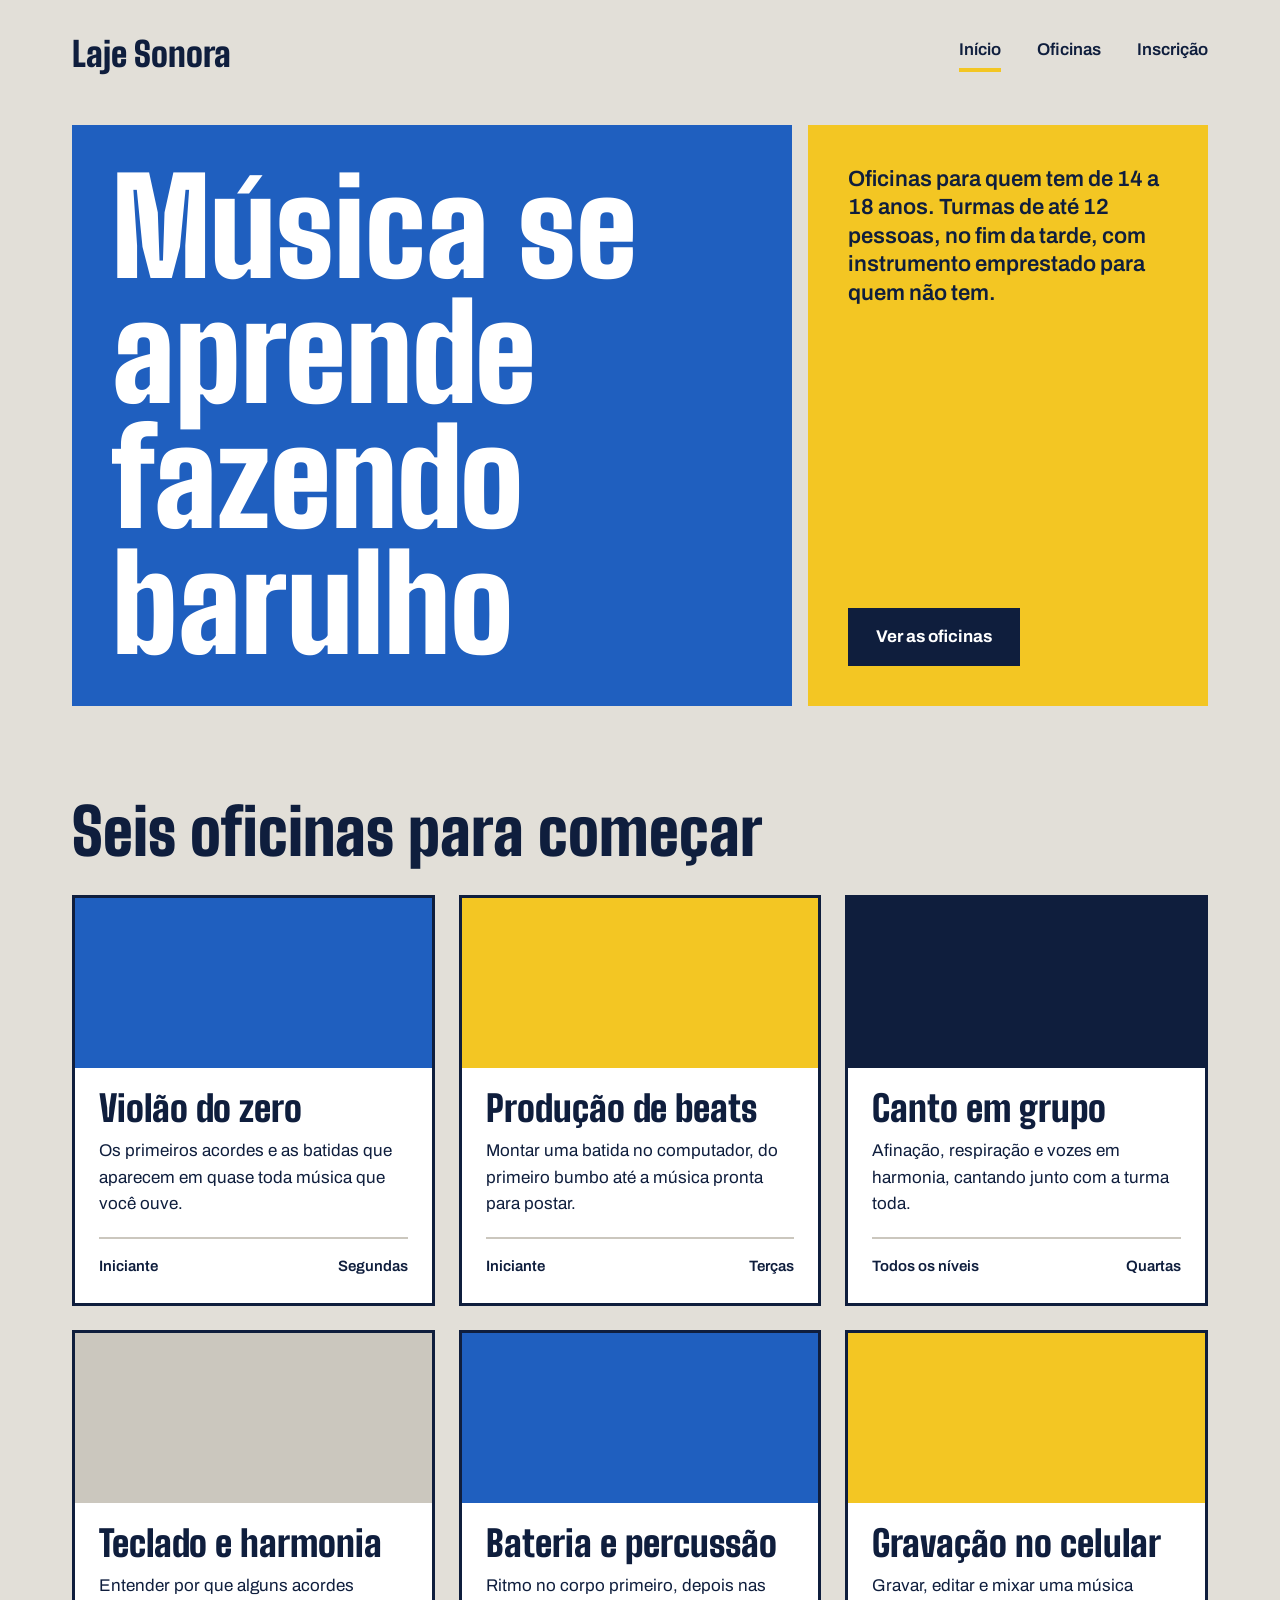
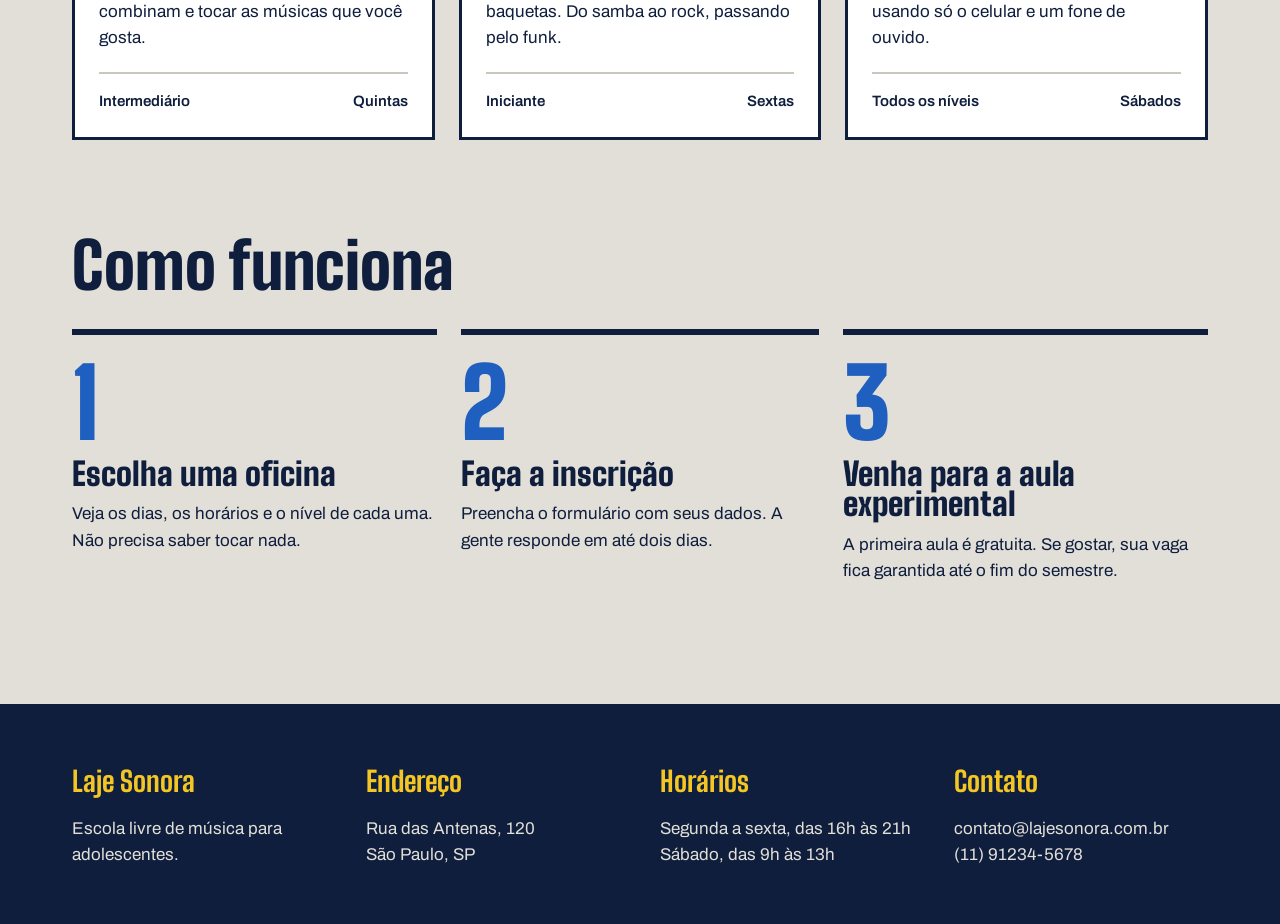
<file: index.html>
<!DOCTYPE html>
<html lang="pt-BR">
<head>
    <meta charset="UTF-8">
    <meta name="viewport" content="width=device-width, initial-scale=1.0">
    <title>Laje Sonora | Início</title>
    <link rel="preconnect" href="https://fonts.googleapis.com">
    <link rel="preconnect" href="https://fonts.gstatic.com" crossorigin>
    <link href="https://fonts.googleapis.com/css2?family=Archivo:ital,wght@0,100..900;1,100..900&family=Big+Shoulders:opsz,wght@10..72,100..900&display=swap" rel="stylesheet">
    <link rel="stylesheet" href="index.css">
</head>
<body>
    <header class="conteudo topo">
        <a href="index.html" class="logo">Laje Sonora</a>

        <nav class="menu">
            <a href="index.html" class="atual">Início</a>
            <a href="oficinas.html">Oficinas</a>
            <a href="inscricao.html">Inscrição</a>
        </nav>
    </header>

    <main>
        <section class="conteudo cartazes">
            <div class="cartaz cartaz-principal">
                <h1>Música se aprende fazendo barulho</h1>
            </div>

            <div class="cartaz cartaz-lateral">
                <p>Oficinas para quem tem de 14 a 18 anos. Turmas de até 12 pessoas, no fim da tarde, com instrumento emprestado para quem não tem.</p>
                <a href="oficinas.html" class="botao">Ver as oficinas</a>
            </div>
        </section>

        <section class="conteudo secao">
            <h2 class="titulo-secao">Seis oficinas para começar</h2>

            <div class="cards">
                <article class="card">
                    <div class="foto foto-azul"></div>

                    <div class="card-texto">
                        <h3>Violão do zero</h3>
                        <p>Os primeiros acordes e as batidas que aparecem em quase toda música que você ouve.</p>

                        <div class="card-info">
                            <span>Iniciante</span>
                            <span>Segundas</span>
                        </div>
                    </div>
                </article>
                <article class="card">
                    <div class="foto foto-amarela"></div>

                    <div class="card-texto">
                        <h3>Produção de beats</h3>
                        <p>Montar uma batida no computador, do primeiro bumbo até a música pronta para postar.</p>

                        <div class="card-info">
                            <span>Iniciante</span>
                            <span>Terças</span>
                        </div>
                    </div>
                </article>
                <article class="card">
                    <div class="foto foto-tinta"></div>

                    <div class="card-texto">
                        <h3>Canto em grupo</h3>
                        <p>Afinação, respiração e vozes em harmonia, cantando junto com a turma toda.</p>

                        <div class="card-info">
                            <span>Todos os níveis</span>
                            <span>Quartas</span>
                        </div>
                    </div>
                </article>
                <article class="card">
                    <div class="foto foto"></div>

                    <div class="card-texto">
                        <h3>Teclado e harmonia</h3>
                        <p>Entender por que alguns acordes combinam e tocar as músicas que você gosta.</p>

                        <div class="card-info">
                            <span>Intermediário</span>
                            <span>Quintas</span>
                        </div>
                    </div>
                </article>
                <article class="card">
                    <div class="foto foto-azul"></div>

                    <div class="card-texto">
                        <h3>Bateria e percussão</h3>
                        <p>Ritmo no corpo primeiro, depois nas baquetas. Do samba ao rock, passando pelo funk.</p>

                        <div class="card-info">
                            <span>Iniciante</span>
                            <span>Sextas</span>
                        </div>
                    </div>
                </article>
                <article class="card">
                    <div class="foto foto-amarela"></div>

                    <div class="card-texto">
                        <h3>Gravação no celular</h3>
                        <p>Gravar, editar e mixar uma música usando só o celular e um fone de ouvido.</p>

                        <div class="card-info">
                            <span>Todos os níveis</span>
                            <span>Sábados</span>
                        </div>
                    </div>
                </article>
            </div>
        </section>
        <section class="conteudo secao">
            <h2 class="titulo-secao">Como funciona</h2>

            <div class="passos">
                <div class="passo">
                    <p class="passo-numero">1</p>
                    <h3>Escolha uma oficina</h3>
                    <p>Veja os dias, os horários e o nível de cada uma. Não precisa saber tocar nada.</p>
                </div>
                <div class="passo">
                    <p class="passo-numero">2</p>
                    <h3>Faça a inscrição</h3>
                    <p>Preencha o formulário com seus dados. A gente responde em até dois dias.</p>
                </div>
                <div class="passo">
                    <p class="passo-numero">3</p>
                    <h3>Venha para a aula experimental</h3>
                    <p>A primeira aula é gratuita. Se gostar, sua vaga fica garantida até o fim do semestre.</p>
                </div>
            </div>
        </section>
    </main>

    <footer class="rodape">
        <div class="conteudo rodape-colunas">
            <div class="rodape-coluna">
                <h4>Laje Sonora</h4>
                <p>Escola livre de música para <br> adolescentes.</p>
            </div>
            <div class="rodape-coluna">
                <h4>Endereço</h4>
                <p>Rua das Antenas, 120 <br> São Paulo, SP</p>
            </div>
            <div class="rodape-coluna">
                <h4>Horários</h4>
                <p>Segunda a sexta, das 16h às 21h <br> Sábado, das 9h às 13h</p>
            </div>
            <div class="rodape-coluna">
                <h4>Contato</h4>
                <p>contato@lajesonora.com.br <br> (11) 91234-5678</p>
            </div>
        </div>
    </footer>
</body>
</html>
</file>
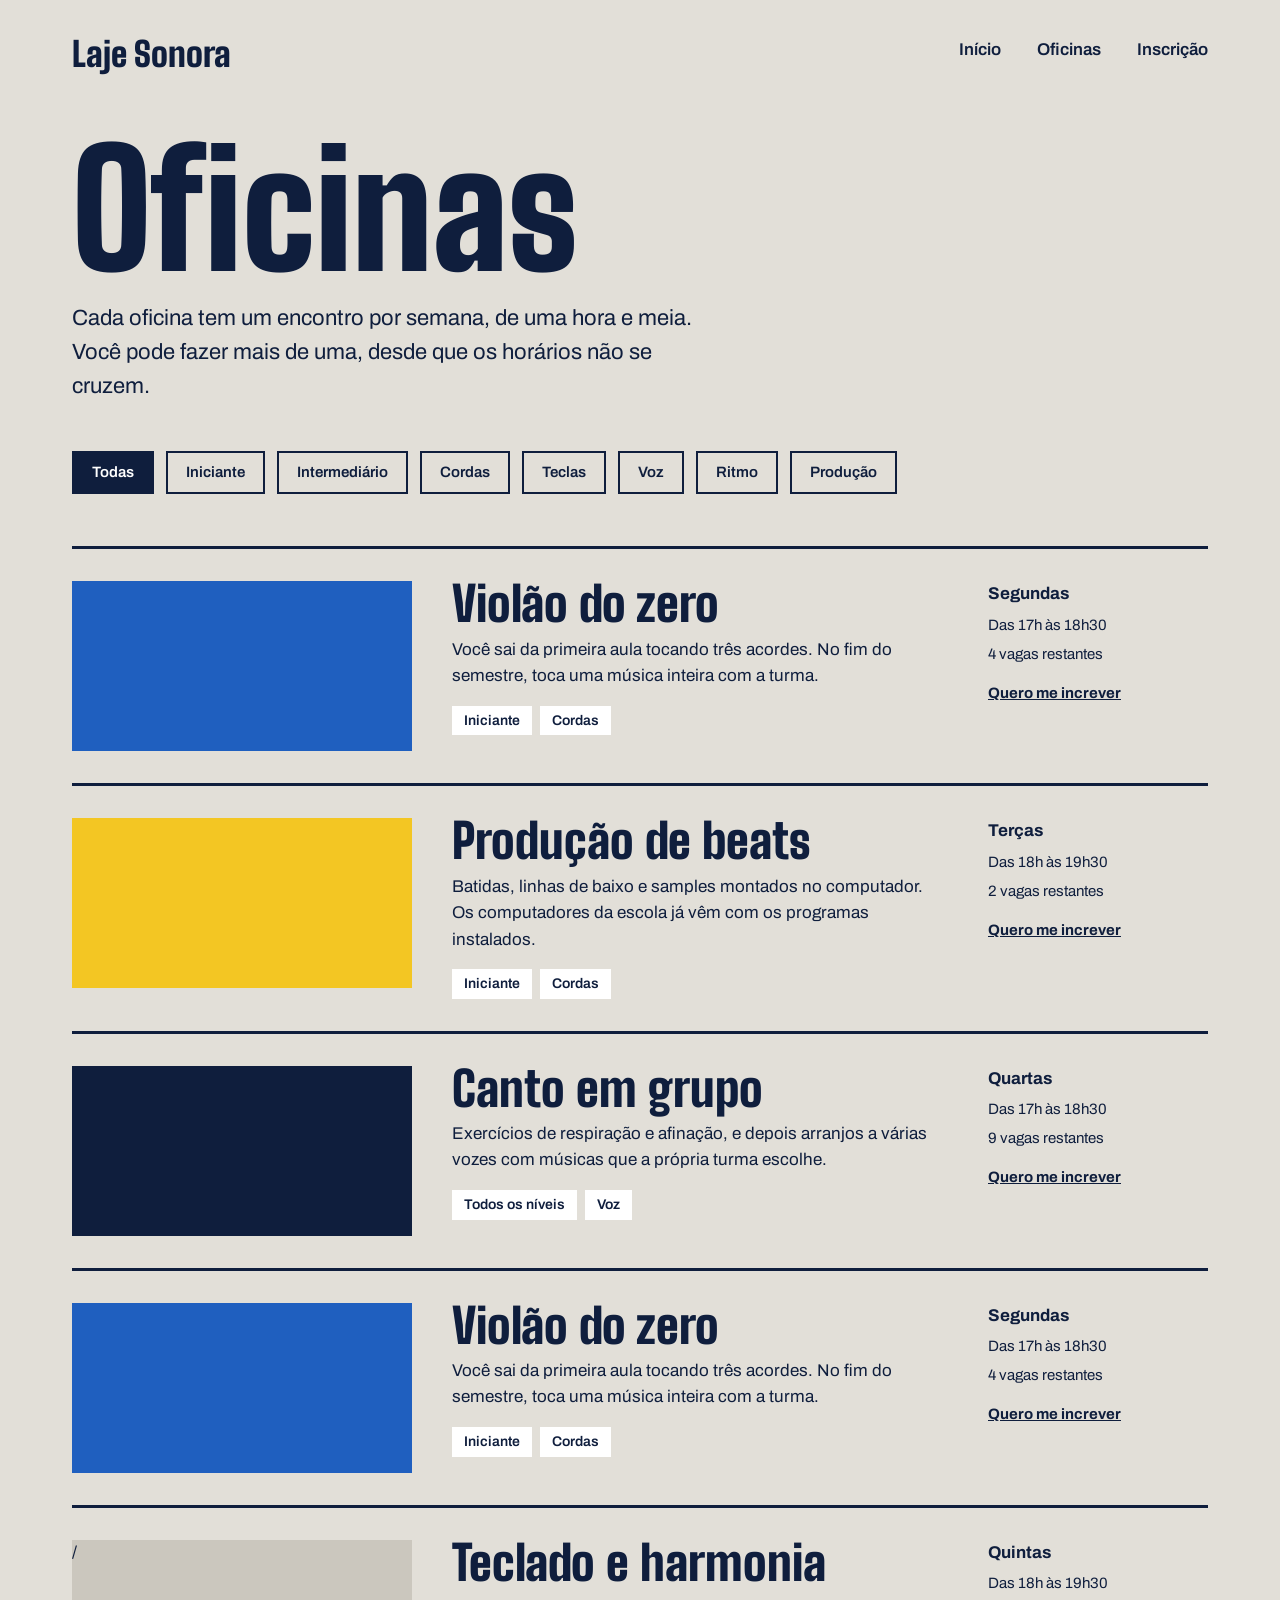
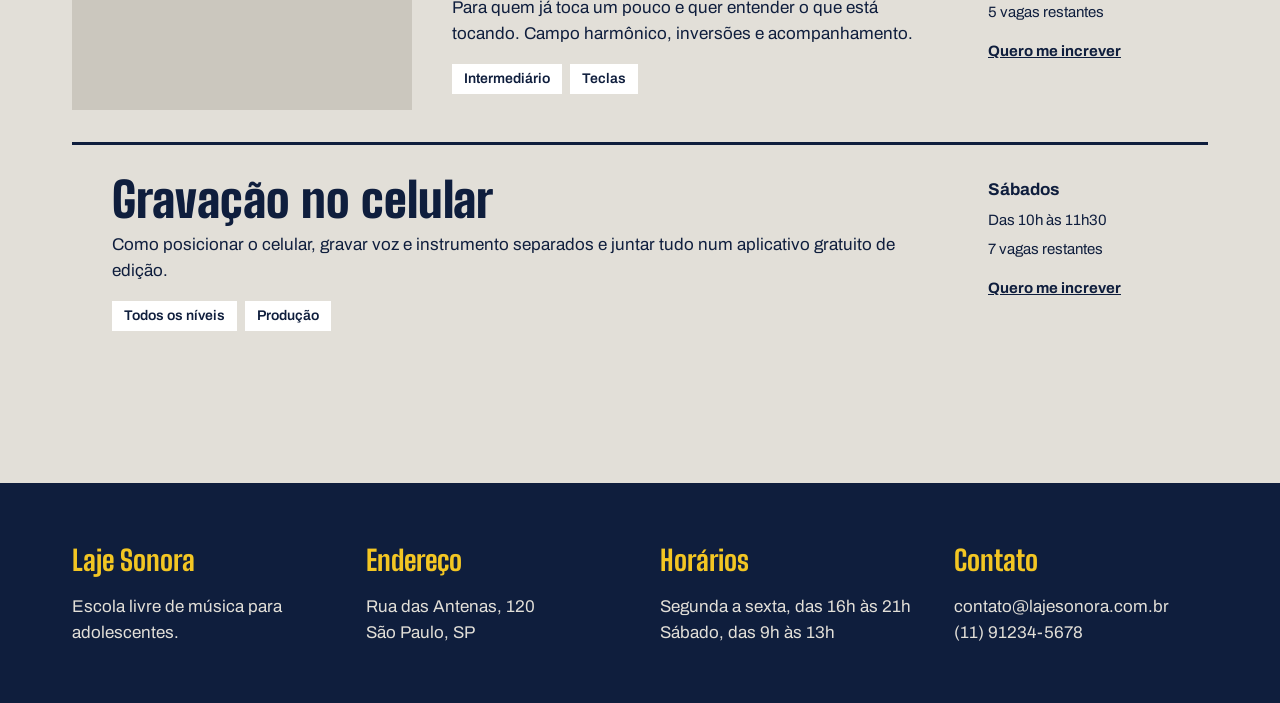
<file: oficinas.html>
<!DOCTYPE html>
<html lang="pt-BR">
<head>
    <meta charset="UTF-8">
    <meta name="viewport" content="width=device-width, initial-scale=1.0">
    <title>Laje Sonora | Oficinas</title>
    <link rel="preconnect" href="https://fonts.googleapis.com">
    <link rel="preconnect" href="https://fonts.gstatic.com" crossorigin>
    <link href="https://fonts.googleapis.com/css2?family=Archivo:ital,wght@0,100..900;1,100..900&family=Big+Shoulders:opsz,wght@10..72,100..900&display=swap" rel="stylesheet">
    <link rel="stylesheet" href="oficinas.css">
</head>
<body>
    <header class="conteudo topo">
        <a href="index.html" class="logo">Laje Sonora</a>

        <nav class="menu">
            <a href="index.html">Início</a>
            <a href="oficinas.html" class="Atual">Oficinas</a>
            <a href="inscricao.html">Inscrição</a>
        </nav>
    </header>

    <main class="conteudo">
        <h1 class="titulo-pagina">Oficinas</h1>
        <p class="subtitulo-pagina">
            Cada oficina tem um encontro por semana, de uma hora e meia. Você pode fazer mais de uma, desde que os horários não se cruzem.
        </p>
        <div class="filtros">
            <span class="filtro ativo">
                Todas
            </span>
            <span class="filtro">
                Iniciante
            </span>
            <span class="filtro">
                Intermediário
            </span>
            <span class="filtro">
                Cordas
            </span>
            <span class="filtro">
                Teclas
            </span>
            <span class="filtro">
                Voz
            </span>
            <span class="filtro">
                Ritmo
            </span>
            <span class="filtro">
                Produção
            </span>

            <div class="lista">
                <article class="oficina">
                    <div class="foto foto-azul">

                    </div>
                    <div class="oficina-texto">
                        <h2>Violão do zero</h2>
                        <p>Você sai da primeira aula tocando três acordes. No fim do semestre, toca uma música inteira com a turma.</p>
                        <div class="etiquetas">
                            <span class="etiqueta">
                                Iniciante
                            </span>
                            <span class="etiqueta">
                                Cordas
                            </span>
                        </div>
                    </div>
                    <div class="oficina-detalhes">
                        <strong>Segundas</strong>
                        <span>Das 17h às 18h30</span>
                        <span>4 vagas restantes</span>
                        <a href="inscricao.html">Quero me increver</a>
                    </div>
                </article>

                <article class="oficina">
                    <div class="foto foto-amarela">

                    </div>
                    <div class="oficina-texto">
                        <h2>Produção de beats</h2>
                        <p>Batidas, linhas de baixo e samples montados no computador. Os computadores da escola já vêm com os programas instalados.</p>
                        <div class="etiquetas">
                            <span class="etiqueta">
                                Iniciante
                            </span>
                            <span class="etiqueta">
                                Cordas
                            </span>
                        </div>
                    </div>
                    <div class="oficina-detalhes">
                        <strong>Terças</strong>
                        <span>Das 18h às 19h30</span>
                        <span>2 vagas restantes</span>
                        <a href="inscricao.html">Quero me increver</a>
                    </div>
                </article>

                <article class="oficina">
                    <div class="foto foto-tinta">

                    </div>
                    <div class="oficina-texto">
                        <h2>Canto em grupo</h2>
                        <p>Exercícios de respiração e afinação, e depois arranjos a várias vozes com músicas que a própria turma escolhe.</p>
                        <div class="etiquetas">
                            <span class="etiqueta">
                                Todos os níveis
                            </span>
                            <span class="etiqueta">
                                Voz
                            </span>
                        </div>
                    </div>
                    <div class="oficina-detalhes">
                        <strong>Quartas</strong>
                        <span>Das 17h às 18h30</span>
                        <span>9 vagas restantes</span>
                        <a href="inscricao.html">Quero me increver</a>
                    </div>
                </article>

                <article class="oficina">
                    <div class="foto foto-azul">

                    </div>
                    <div class="oficina-texto">
                        <h2>Violão do zero</h2>
                        <p>Você sai da primeira aula tocando três acordes. No fim do semestre, toca uma música inteira com a turma.</p>
                        <div class="etiquetas">
                            <span class="etiqueta">
                                Iniciante
                            </span>
                            <span class="etiqueta">
                                Cordas
                            </span>
                        </div>
                    </div>
                    <div class="oficina-detalhes">
                        <strong>Segundas</strong>
                        <span>Das 17h às 18h30</span>
                        <span>4 vagas restantes</span>
                        <a href="inscricao.html">Quero me increver</a>
                    </div>
                </article>

                <article class="oficina">
                    <div class="foto foto">/

                    </div>
                    <div class="oficina-texto">
                        <h2>Teclado e harmonia</h2>
                        <p>Para quem já toca um pouco e quer entender o que está tocando. Campo harmônico, inversões e acompanhamento.</p>
                        <div class="etiquetas">
                            <span class="etiqueta">
                                Intermediário
                            </span>
                            <span class="etiqueta">
                                Teclas
                            </span>
                        </div>
                    </div>
                    <div class="oficina-detalhes">
                        <strong>Quintas</strong>
                        <span>Das 18h às 19h30</span>
                        <span>5 vagas restantes</span>
                        <a href="inscricao.html">Quero me increver</a>
                    </div>
                </article>

                <article class="oficina">
                    <div class="foto-amarela">

                    </div>
                    <div class="oficina-texto">
                        <h2>Gravação no celular</h2>
                        <p>Como posicionar o celular, gravar voz e instrumento separados e juntar tudo num aplicativo gratuito de edição.</p>
                        <div class="etiquetas">
                            <span class="etiqueta">
                                Todos os níveis
                            </span>
                            <span class="etiqueta">
                                Produção
                            </span>
                        </div>
                    </div>
                    <div class="oficina-detalhes">
                        <strong>Sábados</strong>
                        <span>Das 10h às 11h30</span>
                        <span>7 vagas restantes</span>
                        <a href="inscricao.html">Quero me increver</a>
                    </div>
                </article>
            </div>
        </div>
    </main>

    <footer class="rodape">
        <div class="conteudo rodape-colunas">
            <div class="rodape-coluna">
                <h4>Laje Sonora</h4>
                <p>Escola livre de música para <br> adolescentes.</p>
            </div>
            <div class="rodape-coluna">
                <h4>Endereço</h4>
                <p>Rua das Antenas, 120 <br> São Paulo, SP</p>
            </div>
            <div class="rodape-coluna">
                <h4>Horários</h4>
                <p>Segunda a sexta, das 16h às 21h <br> Sábado, das 9h às 13h</p>
            </div>
            <div class="rodape-coluna">
                <h4>Contato</h4>
                <p>contato@lajesonora.com.br <br> (11) 91234-5678</p>
            </div>
        </div>
    </footer>
</body>
</html>
</file>
<file: index.css>
* {
    margin: 0;
    padding: 0;
    box-sizing: border-box;
}
:root{
    --concreto: #E2DFD8;

    --concreto-escuro: #CBC7BE;

    --tinta: #0F1E3D;

    --caixa-dagua: #1F5FBF;

    --fita: #F3C623;

    --branco: #FFFFFF;

    --fonte-cartaz: "Big Shoulders", "Arial Narrow", sans-serif;
    --fonte-texto: "Archivo", Arial, sans-serif;
}

body{
    background-color: var(--concreto);
    color: var(--tinta);
    font-family: var(--fonte-texto);
    font-size: 17px;
    line-height: 1.55;
}
a{
    color: inherit;
}

h1, h2, h3{
    font-family: var(--fonte-cartaz);
    font-weight: 900;
    line-height: 0.95;
}
.conteudo{
    max-width: 1200px;
    margin-inline: auto;
    padding-inline: 32px;
}

.topo{
    padding-block: 28px;
    display: flex;
    justify-content: space-between;
    align-items: center;
}
.logo{
    font-family: var(--fonte-cartaz);
    font-size: 34px;
    font-weight: 900;
    text-decoration: none;
}

.menu{
    display: flex;
    gap: 36px;
}
.menu a{
    font-weight: 600;
    text-decoration: none;
    padding-bottom: 4px;
    border-bottom: 4px solid transparent;
}

.menu a:hover{
    border-bottom-color: var(--tinta);
}

.menu a.atual{
    border-bottom-color: var(--fita);
}

.cartazes{
    margin-top: 16px;
    display: flex;
    gap: 16px;
}
.cartaz {
    padding: 40px;
}

.cartaz-principal{
    background: var(--caixa-dagua);
    color: var(--branco);
    flex: 2;
}

.cartaz-principal h1{
    font-size: 132px;
    max-width: 9ch;
}

.cartaz-lateral{
    background: var(--fita);
    flex: 1;
    display: flex;
    flex-direction: column;
    justify-content: space-between;
    gap: 32px;
    align-items: flex-start;
}

.cartaz-lateral p{
    font-size: 22px;
    font-weight: 600;
    line-height: 1.3;
}

.secao{
    margin-top: 96px;
}

.titulo-secao{
    font-size: 64px;
    margin-bottom: 32px;
}

.cards{
    display: flex;
    flex-wrap: wrap;
    gap: 24px;
}

.card{
    background: var(--branco);
    border: 3px solid var(--tinta);
    flex: 1 1 340px;
}

.card .foto{
    height: 170px;
}

.foto{
    background: var(--concreto-escuro);
}

.foto-azul{
    background: var(--caixa-dagua);
}

.foto-amarela{
    background: var(--fita);
}

.foto-tinta{
    background: var(--tinta);
}

.card-texto{
    padding: 24px;
}

.card h3{
    font-size: 36px;
    margin-bottom: 12px;
}


.botao{
    background: var(--tinta);
    color: var(--branco);
    font-weight: 700;
    text-decoration: none;
    padding: 16px 28px;
    font-family: var(--fonte-texto);
    font-size: 17px;
    cursor: pointer;
}

.botao:hover{
    background: var(--caixa-dagua);
}

.card-info{
    margin-top: 20px;
    padding-top: 16px;
    border-top: 2px solid var(--concreto-escuro);
    font-weight: 600;
    font-size: 15px;
    display: flex;
    justify-content: space-between;
}

.passos{
    display: flex;
    gap: 24px;
}

.passo{
    border-top: 6px solid var(--tinta);
    padding-top: 20px;
    max-width: 365px;
}

.passo-numero{
    font-family: var(--fonte-cartaz);
    font-weight: 900;
    font-size: 96px;
    line-height: 1;
    color: var(--caixa-dagua);
}

.passo h3{
    font-size: 32px;
    margin-block: 8px 12px;
}

.rodape{
    margin-top: 120px;
    background: var(--tinta);
    color: var(--concreto);
    padding-block: 56px;
}

.rodape-colunas{
    display: flex;
    gap: 40px;
}

.rodape-coluna{
    flex: 1;
}

.rodape h4{
    font-family: var(--fonte-cartaz);
    font-size: 28px;
    color: var(--fita);
    margin-bottom: 12px;
}
</file>
<file: oficinas.css>
* {
    margin: 0;
    padding: 0;
    box-sizing: border-box;
}

:root{
    --concreto: #E2DFD8;

    --concreto-escuro:#CBC7BE;

    --tinta: #0F1E3D;

    --caixa-dagua: #1F5FBF;

    --fita: #F3C623;

    --branco: #FFFFFF;

    --fonte-cartaz: "Big Shoulders", "Arial Narrow", sans-serif;
    --fonte-texto: "Archivo", Arial, sans-serif;
}

body{
    background-color: var(--concreto);
    color: var(--tinta);
    font-family: var(--fonte-texto);
    font-size: 17px;
    line-height: 1.55;
}

a{
    color: inherit;
}

h1, h2, h3{
    font-family: var(--fonte-cartaz);
    font-weight: 900;
    line-height: 0.95;
}

.conteudo{
    max-width: 1200px;
    margin-inline: auto;
    padding-inline: 32px;
}

.topo{
    padding-block: 28px;
    display: flex;
    justify-content: space-between;
    align-items: center;
}
.logo{
    font-family: var(--fonte-cartaz);
    font-size: 34px;
    font-weight: 900;
    text-decoration: none;
}

.menu{
    display: flex;
    gap: 36px;
}
.menu a{
    font-weight: 600;
    text-decoration: none;
    padding-bottom: 4px;
    border-bottom: 4px solid transparent;
}

.menu a:hover{
    border-bottom-color: var(--tinta);
}

.menu a.atual{
    border-bottom-color: var(--fita);
}

.foto{
    background: var(--concreto-escuro);
}

.foto-azul{
    background: var(--caixa-dagua);
}

.foto-amarela{
    background: var(--fita);
}

.foto-tinta{
    background: var(--tinta);
}

.rodape{
    margin-top: 120px;
    background: var(--tinta);
    color: var(--concreto);
    padding-block: 56px;
}

.rodape-colunas{
    display: flex;
    gap: 40px;
}

.rodape-coluna{
    flex: 1;
    
}

.rodape h4{
    font-family: var(--fonte-cartaz);
    font-size: 28px;
    color: var(--fita);
    margin-bottom: 12px;
}

.titulo-pagina{
    font-size: 160px;
    margin-top: 24px;
}

.subtitulo-pagina{
    font-size: 22px;
    max-width: 640px;
    margin-top: 16px;
}

.filtros{
    margin-top: 48px;
    display: flex;
    flex-wrap: wrap;
    gap: 12px;
}

.filtro{
    border: 2px solid var(--tinta);
    padding: 8px 18px;
    font-size: 15px;
    font-weight: 600;
}

.filtro.ativo{
    background: var(--tinta);
    color: var(--branco)    ;
}

.lista{
    margin-top: 40px;
}

.oficina{
    padding-block: 32px;
    border-top: 3px solid var(--tinta);
    display: flex;
    gap: 40px;

}

.oficina .foto{
    height: 170px;
    width: 340px;
    flex-shrink: 0;
}

.oficina-texto{
    flex: 1;
}

.oficina h2{
    font-size: 48px;
    margin-bottom: 10px;
}

.etiquetas{
    margin-top: 16px;
    display: flex;
    gap: 8px;
}

.etiqueta{
    background: var(--branco);
    padding: 4px 12px;
    font-size: 14px;
    font-weight: 600;
}

.oficina-detalhes{
    width: 220px;
    font-size: 15px;
    display: flex;
    gap: 6px;
    flex-direction: column;
}

.oficina-detalhes strong{
    font-size: 17px;
}

.oficina-detalhes a{
    margin-top: 10px;
    font-weight: 700;
}
</file>
